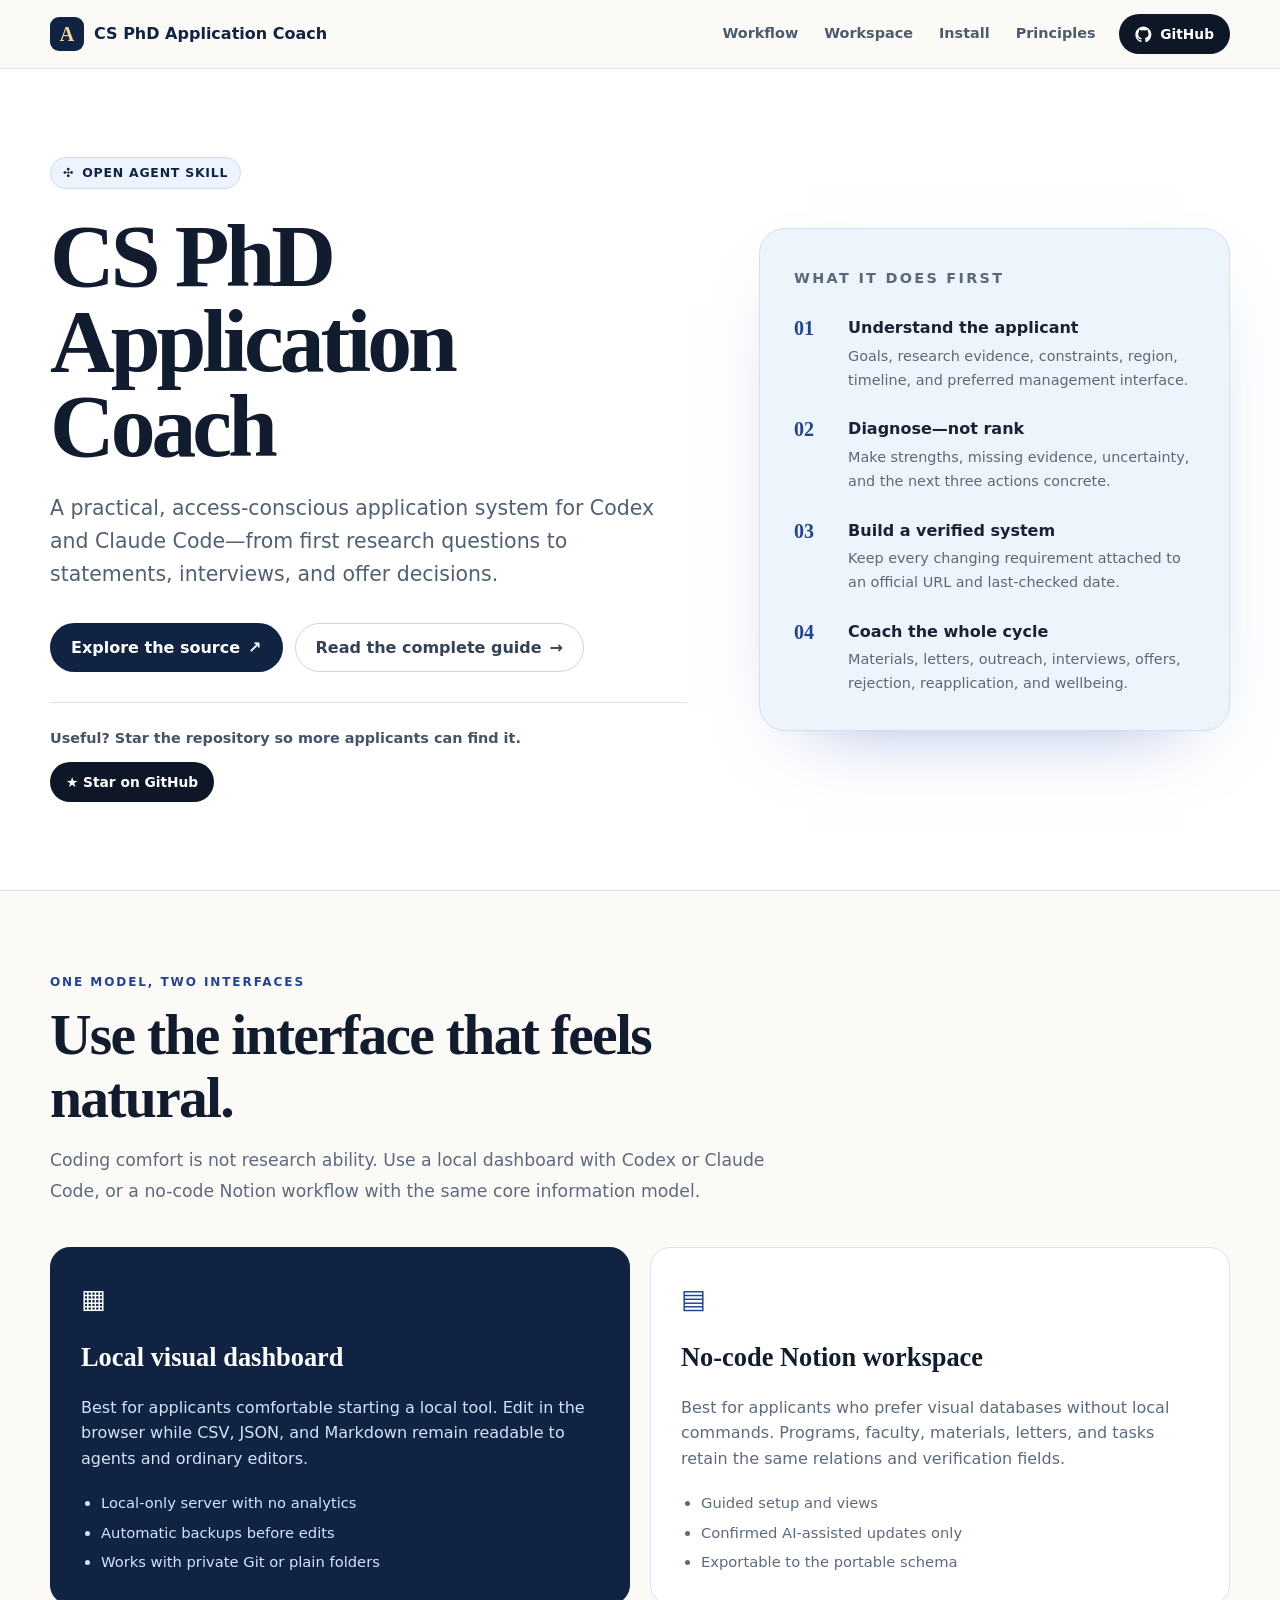
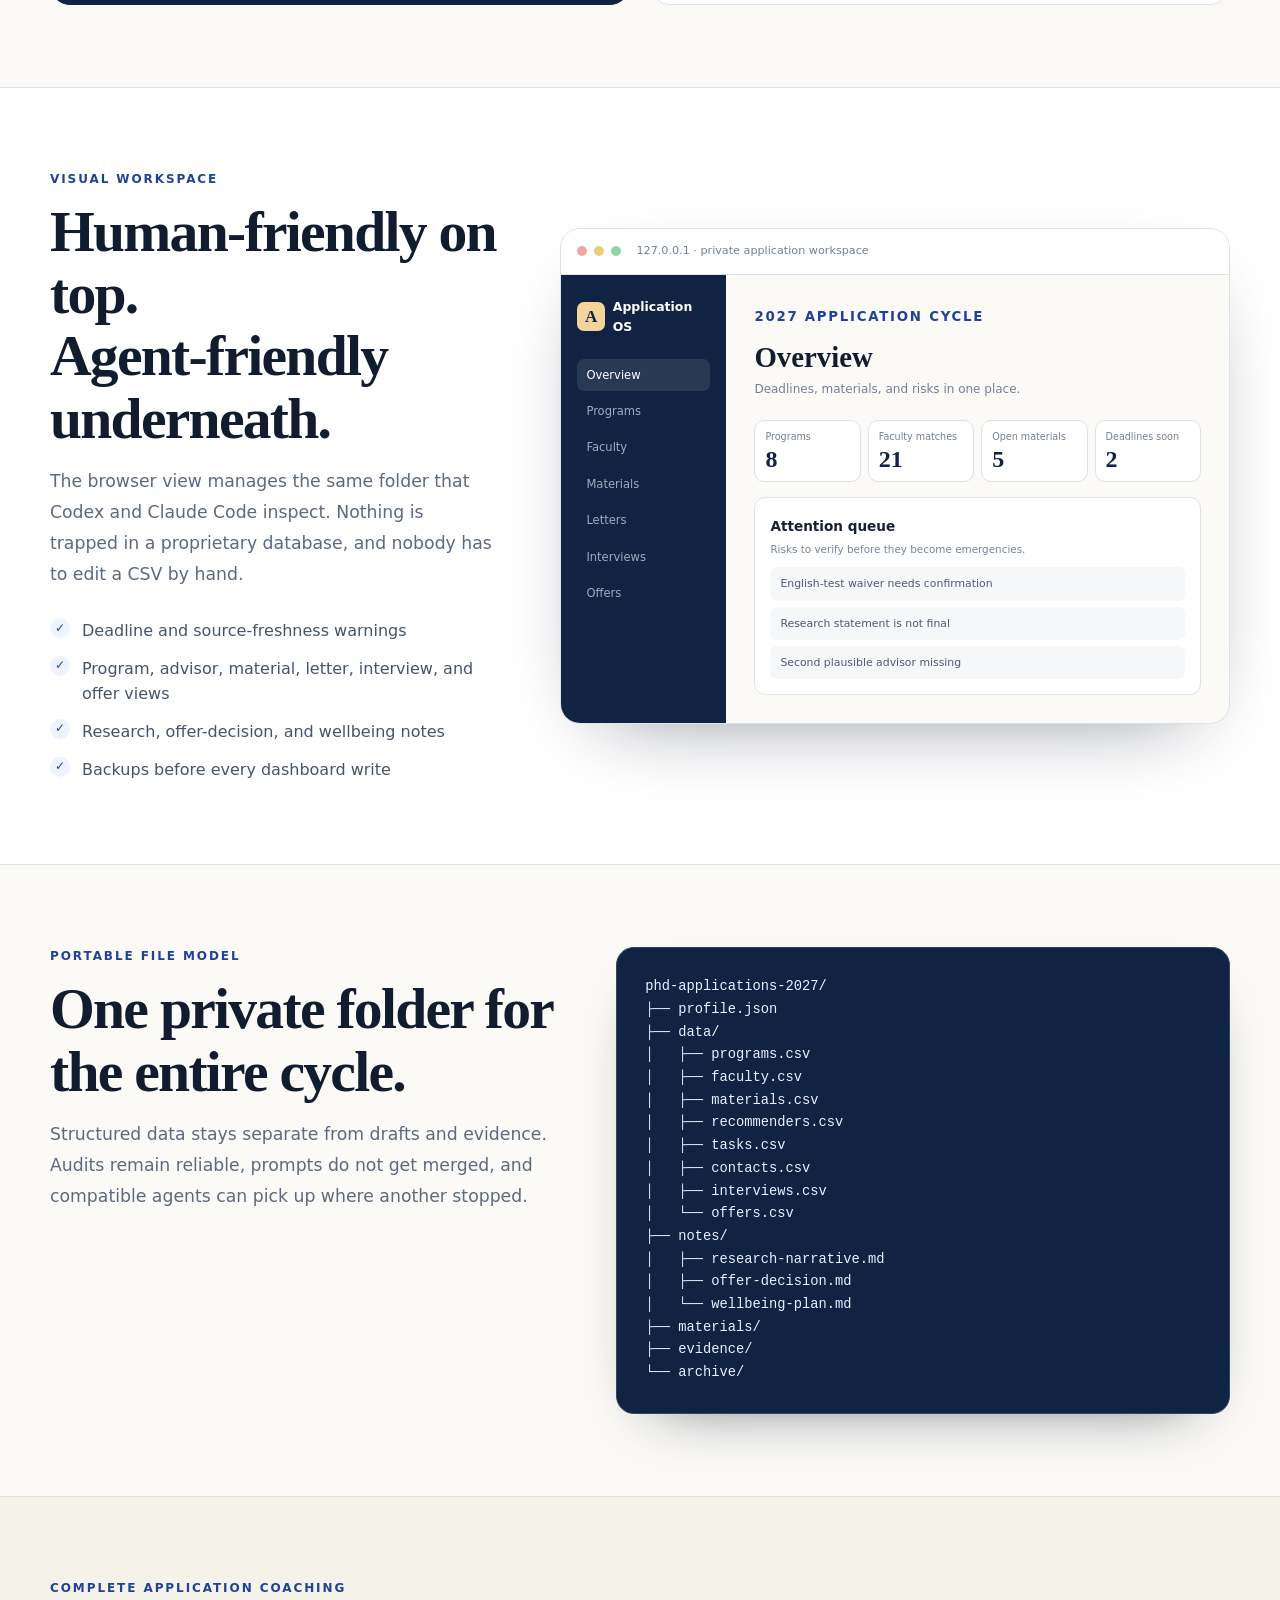
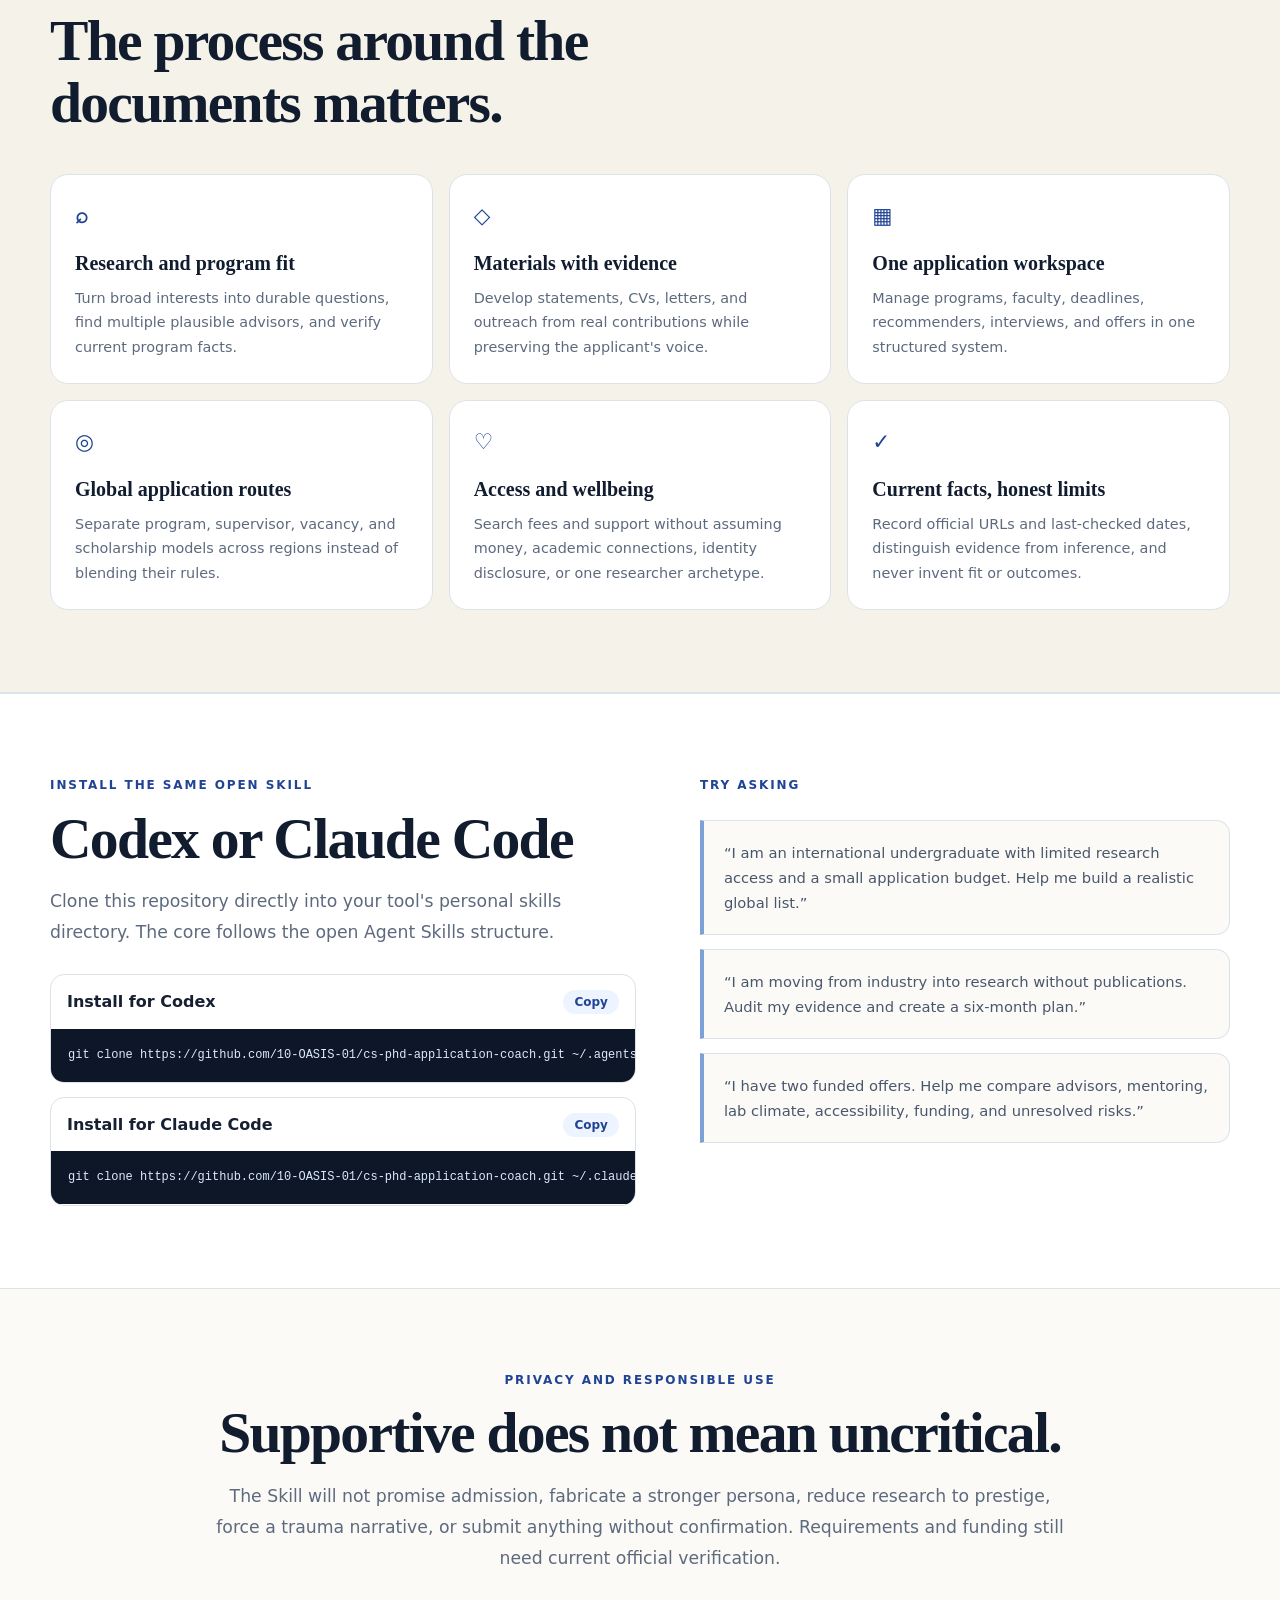
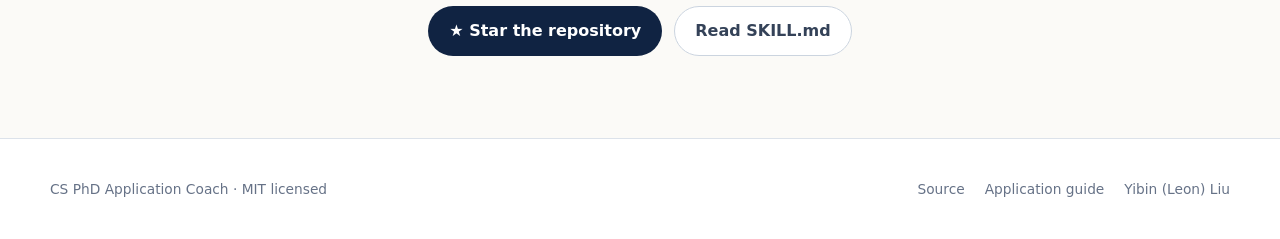
<file: site/index.html>
<!doctype html>
<html lang="en">
  <head>
    <meta charset="UTF-8" />
    <meta name="viewport" content="width=device-width, initial-scale=1" />
    <title>CS PhD Application Coach — Open Agent Skill</title>
    <meta
      name="description"
      content="An open, access-conscious application system for planning, writing, tracking, and evaluating global CS and AI PhD applications with Codex, Claude Code, or Notion."
    />
    <meta
      name="keywords"
      content="CS PhD applications, AI PhD applications, Agent Skills, Codex, Claude Code, application dashboard"
    />
    <meta name="theme-color" content="#102342" />
    <link rel="canonical" href="https://10-oasis-01.github.io/cs-phd-application-coach/" />
    <meta property="og:type" content="website" />
    <meta property="og:site_name" content="CS PhD Application Coach" />
    <meta property="og:title" content="CS PhD Application Coach" />
    <meta
      property="og:description"
      content="A visual, verifiable application system for Codex, Claude Code, and no-code Notion workflows."
    />
    <meta property="og:url" content="https://10-oasis-01.github.io/cs-phd-application-coach/" />
    <meta
      property="og:image"
      content="https://10-oasis-01.github.io/cs-phd-application-coach/assets/cs-phd-application-coach-card.png"
    />
    <meta property="og:image:width" content="1722" />
    <meta property="og:image:height" content="1034" />
    <meta property="og:image:alt" content="CS PhD Application Coach project card" />
    <meta name="twitter:card" content="summary_large_image" />
    <meta name="twitter:title" content="CS PhD Application Coach" />
    <meta
      name="twitter:description"
      content="A visual, verifiable application system for Codex, Claude Code, and no-code Notion workflows."
    />
    <meta
      name="twitter:image"
      content="https://10-oasis-01.github.io/cs-phd-application-coach/assets/cs-phd-application-coach-card.png"
    />
    <link rel="stylesheet" href="styles.css" />
    <script type="application/ld+json">
      {
        "@context": "https://schema.org",
        "@type": "SoftwareSourceCode",
        "name": "CS PhD Application Coach",
        "description": "An open, access-conscious application system for planning, writing, tracking, and evaluating global CS and AI PhD applications.",
        "codeRepository": "https://github.com/10-OASIS-01/cs-phd-application-coach",
        "url": "https://10-oasis-01.github.io/cs-phd-application-coach/",
        "author": {
          "@type": "Person",
          "name": "Yibin (Leon) Liu",
          "url": "https://10-oasis-01.github.io/"
        },
        "programmingLanguage": ["Markdown", "Python", "JavaScript"],
        "license": "https://opensource.org/license/mit",
        "runtimePlatform": ["Codex", "Claude Code"]
      }
    </script>
  </head>
  <body>
    <a class="skip-link" href="#main">Skip to content</a>
    <header class="site-header">
      <div class="shell nav-shell">
        <a class="brand" href="#top" aria-label="CS PhD Application Coach home">
          <span class="brand-mark" aria-hidden="true">A</span>
          <span>CS PhD Application Coach</span>
        </a>
        <nav class="desktop-nav" aria-label="Project navigation">
          <a href="#workflow">Workflow</a>
          <a href="#workspace">Workspace</a>
          <a href="#install">Install</a>
          <a href="#principles">Principles</a>
        </nav>
        <a class="button button-dark button-small" href="https://github.com/10-OASIS-01/cs-phd-application-coach" target="_blank" rel="noopener noreferrer">
          <svg aria-hidden="true" viewBox="0 0 24 24"><path d="M12 .7a11.5 11.5 0 0 0-3.64 22.41c.58.1.79-.25.79-.56v-2.23c-3.22.7-3.9-1.37-3.9-1.37-.52-1.34-1.29-1.69-1.29-1.69-1.05-.72.08-.71.08-.71 1.17.08 1.78 1.2 1.78 1.2 1.04 1.78 2.72 1.27 3.38.97.1-.75.4-1.27.74-1.56-2.57-.29-5.27-1.29-5.27-5.69 0-1.26.45-2.28 1.19-3.09-.12-.29-.52-1.47.11-3.05 0 0 .97-.31 3.16 1.18a10.9 10.9 0 0 1 5.75 0c2.2-1.49 3.16-1.18 3.16-1.18.63 1.58.23 2.76.11 3.05.74.81 1.19 1.83 1.19 3.09 0 4.42-2.71 5.39-5.29 5.68.42.36.79 1.07.79 2.16v3.2c0 .31.21.67.8.56A11.5 11.5 0 0 0 12 .7Z"/></svg>
          GitHub
        </a>
      </div>
    </header>

    <main id="main">
      <section class="hero" id="top">
        <div class="shell hero-grid">
          <div>
            <p class="eyebrow"><span aria-hidden="true">✣</span> Open Agent Skill</p>
            <h1>CS PhD<br />Application Coach</h1>
            <p class="hero-copy">
              A practical, access-conscious application system for Codex and Claude Code—from first research questions to statements, interviews, and offer decisions.
            </p>
            <div class="button-row">
              <a class="button button-primary" href="https://github.com/10-OASIS-01/cs-phd-application-coach" target="_blank" rel="noopener noreferrer">
                Explore the source <span aria-hidden="true">↗</span>
              </a>
              <a class="button button-secondary" href="https://10-oasis-01.github.io/blog/the-hidden-curriculum-of-cs-phd-applications/" target="_blank" rel="noopener noreferrer">
                Read the complete guide <span aria-hidden="true">→</span>
              </a>
            </div>
            <div class="star-row">
              <p>Useful? Star the repository so more applicants can find it.</p>
              <div class="star-actions">
                <a class="button button-dark button-small" href="https://github.com/10-OASIS-01/cs-phd-application-coach" target="_blank" rel="noopener noreferrer">★ Star on GitHub</a>
                <iframe
                  src="https://ghbtns.com/github-btn.html?user=10-OASIS-01&amp;repo=cs-phd-application-coach&amp;type=star&amp;count=true&amp;size=large"
                  width="170"
                  height="30"
                  title="Star cs-phd-application-coach on GitHub"
                  loading="lazy"
                ></iframe>
              </div>
            </div>
          </div>

          <aside class="first-steps" aria-labelledby="first-steps-title">
            <p class="section-kicker" id="first-steps-title">What it does first</p>
            <ol>
              <li><span>01</span><div><strong>Understand the applicant</strong><p>Goals, research evidence, constraints, region, timeline, and preferred management interface.</p></div></li>
              <li><span>02</span><div><strong>Diagnose—not rank</strong><p>Make strengths, missing evidence, uncertainty, and the next three actions concrete.</p></div></li>
              <li><span>03</span><div><strong>Build a verified system</strong><p>Keep every changing requirement attached to an official URL and last-checked date.</p></div></li>
              <li><span>04</span><div><strong>Coach the whole cycle</strong><p>Materials, letters, outreach, interviews, offers, rejection, reapplication, and wellbeing.</p></div></li>
            </ol>
          </aside>
        </div>
      </section>

      <section class="section" id="workflow">
        <div class="shell">
          <header class="section-heading">
            <p class="section-kicker">One model, two interfaces</p>
            <h2>Use the interface that feels natural.</h2>
            <p>Coding comfort is not research ability. Use a local dashboard with Codex or Claude Code, or a no-code Notion workflow with the same core information model.</p>
          </header>
          <div class="two-column-cards">
            <article class="feature-panel dark-panel">
              <span class="panel-icon" aria-hidden="true">▦</span>
              <h3>Local visual dashboard</h3>
              <p>Best for applicants comfortable starting a local tool. Edit in the browser while CSV, JSON, and Markdown remain readable to agents and ordinary editors.</p>
              <ul><li>Local-only server with no analytics</li><li>Automatic backups before edits</li><li>Works with private Git or plain folders</li></ul>
            </article>
            <article class="feature-panel">
              <span class="panel-icon" aria-hidden="true">▤</span>
              <h3>No-code Notion workspace</h3>
              <p>Best for applicants who prefer visual databases without local commands. Programs, faculty, materials, letters, and tasks retain the same relations and verification fields.</p>
              <ul><li>Guided setup and views</li><li>Confirmed AI-assisted updates only</li><li>Exportable to the portable schema</li></ul>
            </article>
          </div>
        </div>
      </section>

      <section class="section section-white" id="workspace">
        <div class="shell workspace-grid">
          <div>
            <p class="section-kicker">Visual workspace</p>
            <h2>Human-friendly on top.<br />Agent-friendly underneath.</h2>
            <p class="section-copy">The browser view manages the same folder that Codex and Claude Code inspect. Nothing is trapped in a proprietary database, and nobody has to edit a CSV by hand.</p>
            <ul class="check-list">
              <li>Deadline and source-freshness warnings</li>
              <li>Program, advisor, material, letter, interview, and offer views</li>
              <li>Research, offer-decision, and wellbeing notes</li>
              <li>Backups before every dashboard write</li>
            </ul>
          </div>
          <div class="dashboard" aria-label="Illustration of the private application dashboard">
            <div class="window-bar"><i></i><i></i><i></i><span>127.0.0.1 · private application workspace</span></div>
            <div class="dashboard-body">
              <div class="dashboard-nav">
                <b><span>A</span><em>Application OS</em></b>
                <a class="active">Overview</a><a>Programs</a><a>Faculty</a><a>Materials</a><a>Letters</a><a>Interviews</a><a>Offers</a>
              </div>
              <div class="dashboard-main">
                <small>2027 APPLICATION CYCLE</small>
                <h3>Overview</h3>
                <p>Deadlines, materials, and risks in one place.</p>
                <div class="metrics"><div><span>Programs</span><b>8</b></div><div><span>Faculty matches</span><b>21</b></div><div><span>Open materials</span><b>5</b></div><div><span>Deadlines soon</span><b>2</b></div></div>
                <div class="attention"><b>Attention queue</b><p>Risks to verify before they become emergencies.</p><ul><li>English-test waiver needs confirmation</li><li>Research statement is not final</li><li>Second plausible advisor missing</li></ul></div>
              </div>
            </div>
          </div>
        </div>
      </section>

      <section class="section">
        <div class="shell file-grid">
          <div>
            <p class="section-kicker">Portable file model</p>
            <h2>One private folder for the entire cycle.</h2>
            <p class="section-copy">Structured data stays separate from drafts and evidence. Audits remain reliable, prompts do not get merged, and compatible agents can pick up where another stopped.</p>
          </div>
          <pre class="file-tree"><code>phd-applications-2027/
├── profile.json
├── data/
│   ├── programs.csv
│   ├── faculty.csv
│   ├── materials.csv
│   ├── recommenders.csv
│   ├── tasks.csv
│   ├── contacts.csv
│   ├── interviews.csv
│   └── offers.csv
├── notes/
│   ├── research-narrative.md
│   ├── offer-decision.md
│   └── wellbeing-plan.md
├── materials/
├── evidence/
└── archive/</code></pre>
        </div>
      </section>

      <section class="section muted-section">
        <div class="shell">
          <header class="section-heading">
            <p class="section-kicker">Complete application coaching</p>
            <h2>The process around the documents matters.</h2>
          </header>
          <div class="capability-grid">
            <article><span>⌕</span><h3>Research and program fit</h3><p>Turn broad interests into durable questions, find multiple plausible advisors, and verify current program facts.</p></article>
            <article><span>◇</span><h3>Materials with evidence</h3><p>Develop statements, CVs, letters, and outreach from real contributions while preserving the applicant's voice.</p></article>
            <article><span>▦</span><h3>One application workspace</h3><p>Manage programs, faculty, deadlines, recommenders, interviews, and offers in one structured system.</p></article>
            <article><span>◎</span><h3>Global application routes</h3><p>Separate program, supervisor, vacancy, and scholarship models across regions instead of blending their rules.</p></article>
            <article><span>♡</span><h3>Access and wellbeing</h3><p>Search fees and support without assuming money, academic connections, identity disclosure, or one researcher archetype.</p></article>
            <article><span>✓</span><h3>Current facts, honest limits</h3><p>Record official URLs and last-checked dates, distinguish evidence from inference, and never invent fit or outcomes.</p></article>
          </div>
        </div>
      </section>

      <section class="section section-white" id="install">
        <div class="shell install-grid">
          <div>
            <p class="section-kicker">Install the same open skill</p>
            <h2>Codex or Claude Code</h2>
            <p class="section-copy">Clone this repository directly into your tool's personal skills directory. The core follows the open Agent Skills structure.</p>
            <div class="commands">
              <article>
                <div><strong>Install for Codex</strong><button class="copy-button" data-copy="codex-command">Copy</button></div>
                <pre><code id="codex-command">git clone https://github.com/10-OASIS-01/cs-phd-application-coach.git ~/.agents/skills/cs-phd-application-coach</code></pre>
              </article>
              <article>
                <div><strong>Install for Claude Code</strong><button class="copy-button" data-copy="claude-command">Copy</button></div>
                <pre><code id="claude-command">git clone https://github.com/10-OASIS-01/cs-phd-application-coach.git ~/.claude/skills/cs-phd-application-coach</code></pre>
              </article>
            </div>
          </div>
          <div>
            <p class="section-kicker">Try asking</p>
            <div class="prompt-list">
              <blockquote>“I am an international undergraduate with limited research access and a small application budget. Help me build a realistic global list.”</blockquote>
              <blockquote>“I am moving from industry into research without publications. Audit my evidence and create a six-month plan.”</blockquote>
              <blockquote>“I have two funded offers. Help me compare advisors, mentoring, lab climate, accessibility, funding, and unresolved risks.”</blockquote>
            </div>
          </div>
        </div>
      </section>

      <section class="section principles" id="principles">
        <div class="shell narrow-shell">
          <p class="section-kicker">Privacy and responsible use</p>
          <h2>Supportive does not mean uncritical.</h2>
          <p>The Skill will not promise admission, fabricate a stronger persona, reduce research to prestige, force a trauma narrative, or submit anything without confirmation. Requirements and funding still need current official verification.</p>
          <div class="button-row centered-row">
            <a class="button button-primary" href="https://github.com/10-OASIS-01/cs-phd-application-coach" target="_blank" rel="noopener noreferrer">★ Star the repository</a>
            <a class="button button-secondary" href="https://github.com/10-OASIS-01/cs-phd-application-coach/blob/main/SKILL.md" target="_blank" rel="noopener noreferrer">Read SKILL.md</a>
          </div>
        </div>
      </section>
    </main>

    <footer>
      <div class="shell footer-shell">
        <p>CS PhD Application Coach · MIT licensed</p>
        <div><a href="https://github.com/10-OASIS-01/cs-phd-application-coach" target="_blank" rel="noopener noreferrer">Source</a><a href="https://10-oasis-01.github.io/blog/the-hidden-curriculum-of-cs-phd-applications/" target="_blank" rel="noopener noreferrer">Application guide</a><a href="https://10-oasis-01.github.io/" target="_blank" rel="noopener noreferrer">Yibin (Leon) Liu</a></div>
      </div>
    </footer>
    <script src="app.js"></script>
  </body>
</html>
</file>
<file: site/styles.css>
:root {
  --navy: #102342;
  --navy-2: #17345f;
  --blue: #204395;
  --blue-soft: #edf4ff;
  --ink: #172033;
  --muted: #5d6a7e;
  --line: #dce2ea;
  --paper: #fbfaf7;
  --warm: #f5f2ea;
  --gold: #f3d59b;
  --white: #ffffff;
  --serif: Georgia, "Times New Roman", serif;
  --sans: Inter, ui-sans-serif, system-ui, -apple-system, BlinkMacSystemFont, "Segoe UI", sans-serif;
}

* { box-sizing: border-box; }
html { scroll-behavior: smooth; }
body { margin: 0; background: var(--paper); color: var(--ink); font-family: var(--sans); line-height: 1.6; }
a { color: inherit; text-decoration: none; }
svg { width: 1.05rem; fill: currentColor; }
.shell { width: min(1180px, calc(100% - 40px)); margin-inline: auto; }
.skip-link { position: fixed; z-index: 100; top: 8px; left: 8px; padding: 10px 14px; background: white; border-radius: 8px; transform: translateY(-150%); }
.skip-link:focus { transform: translateY(0); }

.site-header { position: sticky; z-index: 30; top: 0; border-bottom: 1px solid rgba(220, 226, 234, .9); background: rgba(251, 250, 247, .92); backdrop-filter: blur(14px); }
.nav-shell { min-height: 68px; display: flex; align-items: center; justify-content: space-between; gap: 24px; }
.brand { display: inline-flex; align-items: center; gap: 10px; font-weight: 750; color: var(--navy); }
.brand-mark { display: grid; width: 34px; height: 34px; place-items: center; border-radius: 9px; background: var(--navy); color: var(--gold); font: 700 20px/1 var(--serif); }
.desktop-nav { display: flex; align-items: center; gap: 26px; margin-left: auto; color: #4c5b70; font-size: .9rem; font-weight: 600; }
.desktop-nav a:hover { color: var(--blue); }

.button { display: inline-flex; min-height: 48px; align-items: center; justify-content: center; gap: 8px; border: 1px solid transparent; border-radius: 999px; padding: 11px 20px; font-weight: 750; transition: transform .18s ease, background .18s ease, border-color .18s ease; }
.button:hover { transform: translateY(-1px); }
.button-primary { background: var(--navy); color: white; }
.button-primary:hover, .button-dark:hover { background: var(--blue); }
.button-secondary { border-color: #cbd4df; background: white; color: #344258; }
.button-secondary:hover { border-color: #93afd8; color: var(--blue); }
.button-dark { background: #0d1728; color: white; }
.button-small { min-height: 40px; padding: 8px 15px; font-size: .86rem; }
.button-row { display: flex; flex-wrap: wrap; gap: 12px; margin-top: 32px; }

.hero { overflow: hidden; border-bottom: 1px solid var(--line); background: white; }
.hero-grid { display: grid; grid-template-columns: minmax(0, 1.15fr) minmax(350px, .85fr); gap: 72px; align-items: center; padding-block: 88px; }
.eyebrow { display: inline-flex; align-items: center; gap: 8px; margin: 0; border: 1px solid #cbdcf4; border-radius: 999px; padding: 5px 12px; background: var(--blue-soft); color: var(--navy); font-size: .78rem; font-weight: 800; letter-spacing: .06em; text-transform: uppercase; }
h1, h2, h3 { margin-top: 0; font-family: var(--serif); color: #111c2f; }
h1 { max-width: 760px; margin-bottom: 24px; font-size: clamp(3.3rem, 7vw, 6.4rem); font-weight: 600; letter-spacing: -.045em; line-height: .95; }
.eyebrow + h1 { margin-top: 24px; }
.hero-copy { max-width: 720px; margin: 0; color: #526074; font-size: clamp(1.1rem, 2vw, 1.28rem); line-height: 1.6; }
.star-row { margin-top: 30px; padding-top: 24px; border-top: 1px solid var(--line); }
.star-row p { margin: 0 0 12px; font-size: .9rem; font-weight: 700; color: #45536a; }
.star-actions { display: flex; flex-wrap: wrap; align-items: center; gap: 12px; }
.star-actions iframe { border: 0; overflow: hidden; }

.first-steps { border: 1px solid #cee0fa; border-radius: 26px; padding: 34px; background: #eef4fb; box-shadow: 0 30px 80px -50px rgba(30, 64, 175, .55); }
.section-kicker { margin: 0; color: var(--blue); font-size: .75rem; font-weight: 850; letter-spacing: .16em; text-transform: uppercase; }
.first-steps ol { display: grid; gap: 24px; margin: 24px 0 0; padding: 0; list-style: none; }
.first-steps li { display: grid; grid-template-columns: 42px 1fr; gap: 12px; }
.first-steps li > span { color: var(--blue); font: 600 1.25rem/1.35 var(--serif); }
.first-steps strong { color: #182235; }
.first-steps p { margin: 4px 0 0; color: #5a687b; font-size: .9rem; line-height: 1.65; }

.section { padding-block: 82px; }
.section-white { border-block: 1px solid var(--line); background: white; }
.muted-section { border-block: 1px solid var(--line); background: var(--warm); }
.section-heading { max-width: 760px; }
.section-heading h2, .workspace-grid h2, .file-grid h2, .install-grid h2, .principles h2 { margin: 12px 0 16px; font-size: clamp(2.2rem, 5vw, 3.6rem); font-weight: 600; letter-spacing: -.03em; line-height: 1.08; }
.section-heading > p:last-child, .section-copy { margin: 0; color: var(--muted); font-size: 1.08rem; line-height: 1.8; }
.two-column-cards { display: grid; grid-template-columns: 1fr 1fr; gap: 20px; margin-top: 40px; }
.feature-panel { border: 1px solid var(--line); border-radius: 20px; padding: 30px; background: white; }
.feature-panel h3 { margin: 16px 0 10px; font-size: 1.65rem; }
.feature-panel p, .feature-panel li { color: var(--muted); }
.feature-panel ul { display: grid; gap: 6px; margin: 20px 0 0; padding-left: 20px; font-size: .92rem; }
.panel-icon { color: var(--blue); font-size: 1.65rem; }
.dark-panel { border-color: var(--navy); background: var(--navy); color: white; }
.dark-panel h3, .dark-panel .panel-icon { color: white; }
.dark-panel p, .dark-panel li { color: #d3e3fb; }

.workspace-grid { display: grid; grid-template-columns: .8fr 1.2fr; gap: 64px; align-items: center; }
.check-list { display: grid; gap: 12px; margin: 28px 0 0; padding: 0; list-style: none; color: #46546a; }
.check-list li { display: grid; grid-template-columns: 22px 1fr; gap: 10px; }
.check-list li::before { display: grid; width: 20px; height: 20px; place-items: center; border-radius: 50%; background: var(--blue-soft); color: var(--blue); content: "✓"; font-size: .75rem; font-weight: 900; }
.dashboard { overflow: hidden; border: 1px solid var(--line); border-radius: 20px; background: var(--paper); box-shadow: 0 28px 80px -45px rgba(15, 23, 42, .6); }
.window-bar { display: flex; align-items: center; gap: 7px; min-height: 46px; padding: 0 16px; border-bottom: 1px solid var(--line); background: white; }
.window-bar i { width: 10px; height: 10px; border-radius: 50%; background: #f1a7a7; }
.window-bar i:nth-child(2) { background: #edcd79; }.window-bar i:nth-child(3) { background: #92d3ac; }
.window-bar span { margin-left: 8px; color: #718096; font-size: .7rem; }
.dashboard-body { display: grid; grid-template-columns: 165px 1fr; min-height: 410px; }
.dashboard-nav { display: flex; flex-direction: column; gap: 4px; padding: 22px 16px; background: var(--navy); color: #9babc1; }
.dashboard-nav b { display: flex; align-items: center; gap: 8px; margin-bottom: 18px; color: white; font-size: .78rem; }
.dashboard-nav b span { display: grid; width: 29px; height: 29px; place-items: center; border-radius: 7px; background: var(--gold); color: var(--navy); font: 700 17px/1 var(--serif); }
.dashboard-nav b em { font-style: normal; }
.dashboard-nav a { border-radius: 7px; padding: 7px 9px; font-size: .72rem; }
.dashboard-nav a.active { background: rgba(255,255,255,.1); color: white; }
.dashboard-main { min-width: 0; padding: 28px; }
.dashboard-main small { color: var(--blue); font-weight: 800; letter-spacing: .13em; }
.dashboard-main h3 { margin: 6px 0 0; font-size: 1.8rem; }
.dashboard-main > p { margin: 0; color: #718096; font-size: .75rem; }
.metrics { display: grid; grid-template-columns: repeat(4, 1fr); gap: 7px; margin-top: 20px; }
.metrics div { border: 1px solid var(--line); border-radius: 10px; padding: 10px; background: white; }
.metrics span { display: block; color: #758196; font-size: .6rem; line-height: 1.3; }
.metrics b { display: block; margin-top: 4px; color: var(--navy); font: 600 1.5rem/1 var(--serif); }
.attention { margin-top: 15px; border: 1px solid var(--line); border-radius: 11px; padding: 15px; background: white; }
.attention > b { font-size: .85rem; }.attention > p { margin: 2px 0 10px; color: #788499; font-size: .65rem; }
.attention ul { display: grid; gap: 6px; margin: 0; padding: 0; list-style: none; }
.attention li { border-radius: 7px; padding: 8px 10px; background: #f6f7f9; color: #4d5a6e; font-size: .68rem; }

.file-grid { display: grid; grid-template-columns: .9fr 1.1fr; gap: 64px; align-items: start; }
.file-tree { overflow-x: auto; margin: 0; border: 1px solid #304663; border-radius: 18px; padding: 28px; background: var(--navy); color: #e8f1ff; font: .86rem/1.65 ui-monospace, SFMono-Regular, Menlo, Consolas, monospace; box-shadow: 0 24px 60px -40px rgba(15, 23, 42, .75); }
.capability-grid { display: grid; grid-template-columns: repeat(3, 1fr); gap: 16px; margin-top: 40px; }
.capability-grid article { border: 1px solid var(--line); border-radius: 18px; padding: 24px; background: white; }
.capability-grid article > span { color: var(--blue); font-size: 1.35rem; font-weight: 800; }
.capability-grid h3 { margin: 13px 0 7px; font-size: 1.25rem; }
.capability-grid p { margin: 0; color: var(--muted); font-size: .9rem; line-height: 1.7; }

.install-grid { display: grid; grid-template-columns: 1.05fr .95fr; gap: 64px; align-items: start; }
.commands { display: grid; gap: 14px; margin-top: 26px; }
.commands article { overflow: hidden; border: 1px solid var(--line); border-radius: 14px; background: white; }
.commands article > div { display: flex; align-items: center; justify-content: space-between; gap: 14px; padding: 14px 16px; }
.commands pre { overflow-x: auto; margin: 0; padding: 17px; background: #0d1728; color: #dceaff; font: .75rem/1.6 ui-monospace, SFMono-Regular, Menlo, Consolas, monospace; }
.copy-button { border: 0; border-radius: 999px; padding: 6px 11px; background: var(--blue-soft); color: var(--blue); cursor: pointer; font: 700 .75rem/1 var(--sans); }
.copy-button:hover { background: #dceaff; }
.prompt-list { display: grid; gap: 14px; margin-top: 24px; }
.prompt-list blockquote { margin: 0; border: 1px solid var(--line); border-left: 4px solid #7ca1d7; border-radius: 0 14px 14px 0; padding: 19px 20px; background: var(--paper); color: #49576c; font-size: .92rem; line-height: 1.7; }
.principles { text-align: center; }
.narrow-shell { max-width: 860px; }
.principles > .shell > p:not(.section-kicker) { color: var(--muted); font-size: 1.08rem; line-height: 1.8; }
.centered-row { justify-content: center; }

footer { border-top: 1px solid var(--line); background: white; color: #667287; font-size: .86rem; }
.footer-shell { display: flex; min-height: 100px; align-items: center; justify-content: space-between; gap: 24px; }
.footer-shell div { display: flex; flex-wrap: wrap; gap: 20px; }
.footer-shell a:hover { color: var(--blue); }

@media (max-width: 900px) {
  .desktop-nav { display: none; }
  .hero-grid, .workspace-grid, .file-grid, .install-grid { grid-template-columns: 1fr; gap: 44px; }
  .hero-grid { padding-block: 64px; }
  .capability-grid { grid-template-columns: repeat(2, 1fr); }
}

@media (max-width: 640px) {
  .shell { width: min(100% - 28px, 1180px); }
  .site-header .brand span:last-child { display: none; }
  .section { padding-block: 60px; }
  .two-column-cards, .capability-grid { grid-template-columns: 1fr; }
  .first-steps { padding: 25px 21px; }
  .dashboard-body { grid-template-columns: 58px 1fr; }
  .dashboard-nav { padding-inline: 10px; }
  .dashboard-nav b em, .dashboard-nav a { font-size: 0; }
  .dashboard-nav a::first-letter { font-size: .72rem; }
  .metrics { grid-template-columns: repeat(2, 1fr); }
  .dashboard-main { padding: 20px 14px; }
  .button-row .button { width: 100%; }
  .footer-shell { align-items: flex-start; flex-direction: column; justify-content: center; padding-block: 28px; }
}

@media (prefers-reduced-motion: reduce) {
  html { scroll-behavior: auto; }
  *, *::before, *::after { transition: none !important; }
}
</file>
